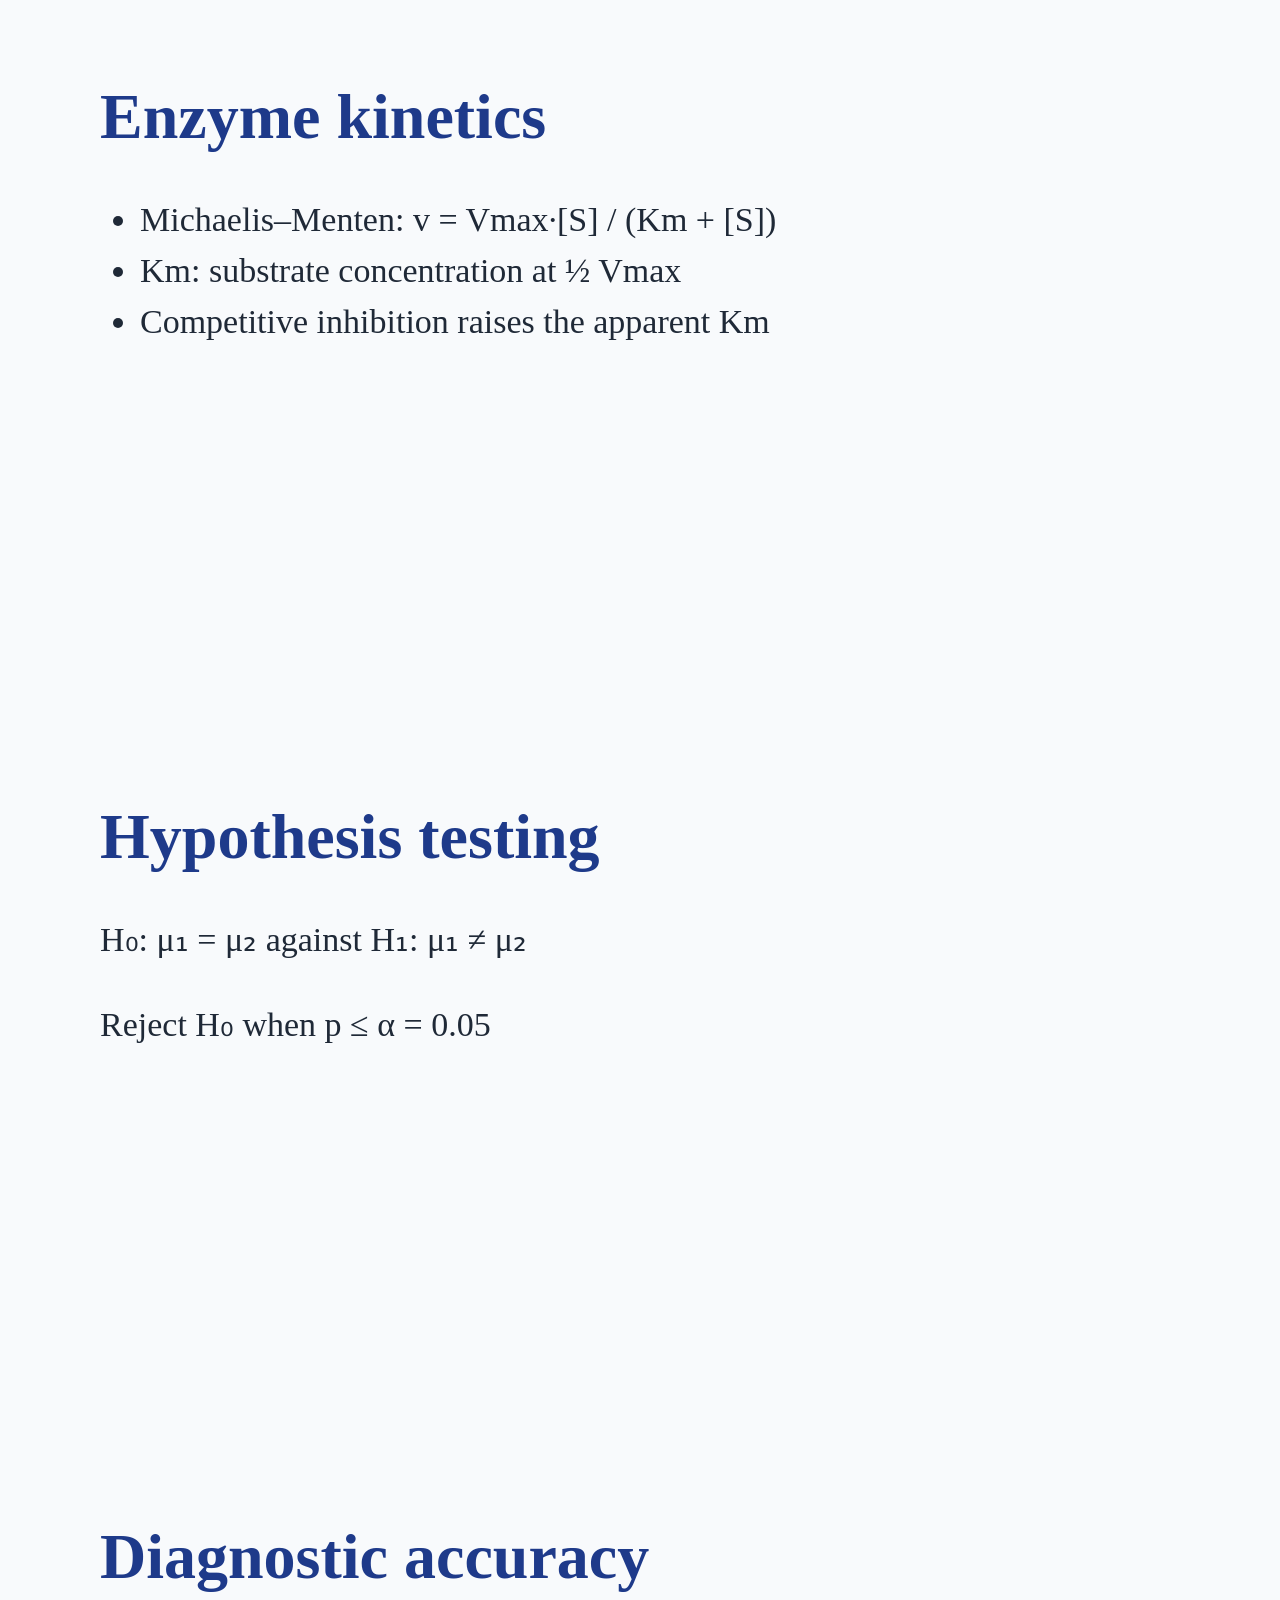
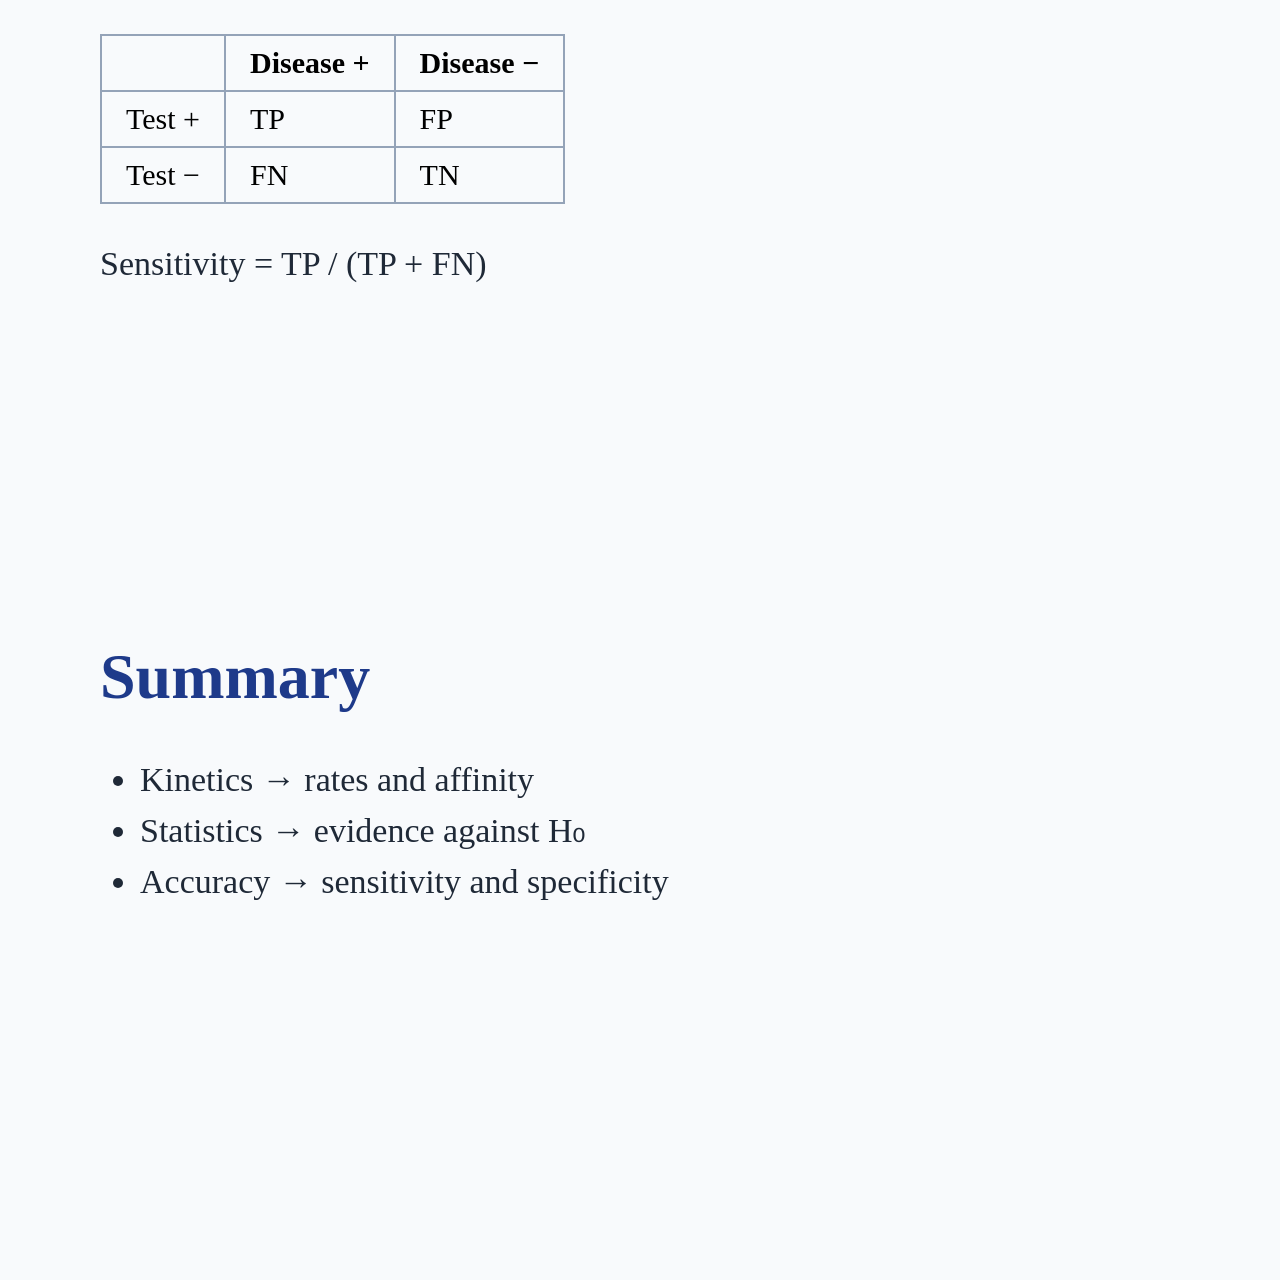
<file: tests/fixtures/sample-slides.html>
<!doctype html>
<html lang="en"><head><meta charset="utf-8"><title>Sample lecture</title>
<style>
@page { size: 1280px 720px; margin: 0; }
body { margin: 0; font-family: Georgia, serif; }
.slide { width: 1280px; height: 720px; box-sizing: border-box; padding: 80px 100px; page-break-after: always; background: #f8fafc; }
.slide:last-child { page-break-after: auto; }
h1 { font-size: 64px; color: #1e3a8a; margin: 0 0 40px; }
li, p { font-size: 34px; line-height: 1.5; color: #1f2937; }
table { border-collapse: collapse; font-size: 30px; } td, th { border: 2px solid #94a3b8; padding: 10px 24px; }
</style></head><body>
<section class="slide"><h1>Enzyme kinetics</h1><ul><li>Michaelis–Menten: v = Vmax·[S] / (Km + [S])</li><li>Km: substrate concentration at ½ Vmax</li><li>Competitive inhibition raises the apparent Km</li></ul></section>
<section class="slide"><h1>Hypothesis testing</h1><p>H₀: μ₁ = μ₂ against H₁: μ₁ ≠ μ₂</p><p>Reject H₀ when p ≤ α = 0.05</p></section>
<section class="slide"><h1>Diagnostic accuracy</h1><table><tr><th></th><th>Disease +</th><th>Disease −</th></tr><tr><td>Test +</td><td>TP</td><td>FP</td></tr><tr><td>Test −</td><td>FN</td><td>TN</td></tr></table><p>Sensitivity = TP / (TP + FN)</p></section>
<section class="slide"><h1>Summary</h1><ul><li>Kinetics → rates and affinity</li><li>Statistics → evidence against H₀</li><li>Accuracy → sensitivity and specificity</li></ul></section>
</body></html>
</file>
